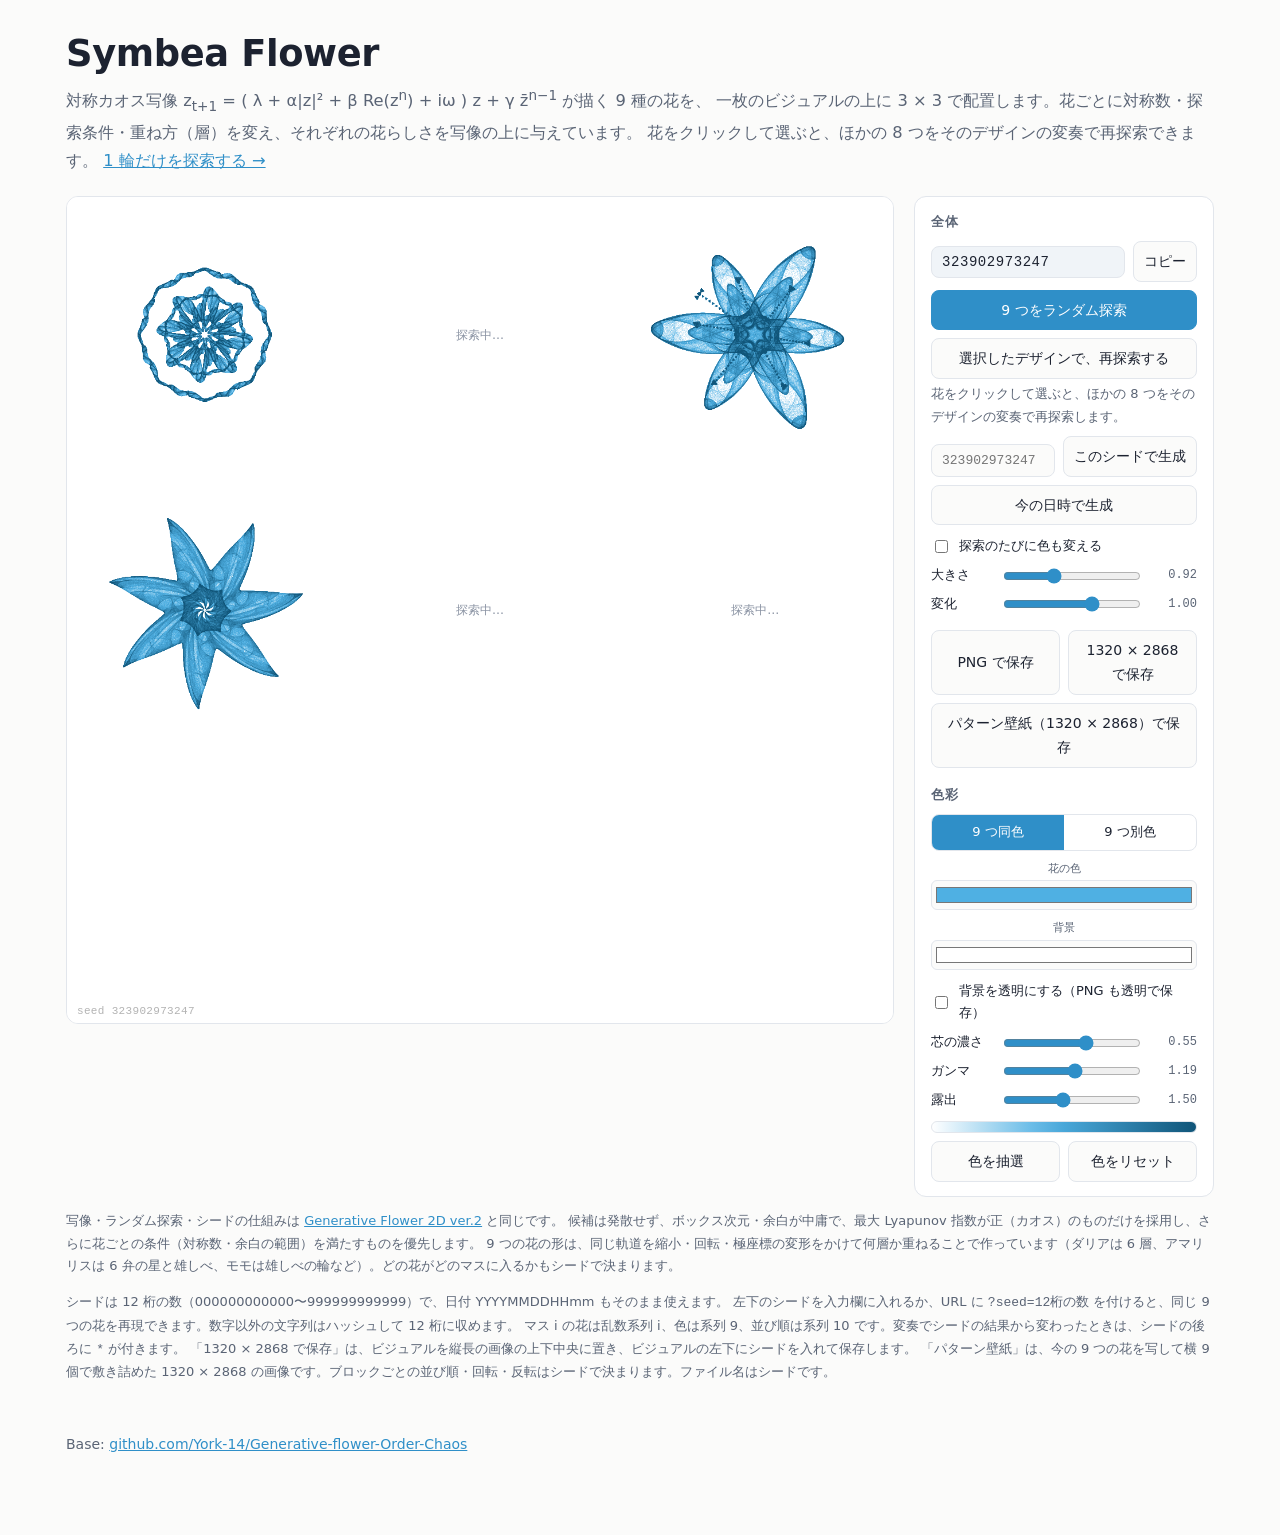
<file: index.html>
<!doctype html>
<html lang="ja">
<head>
<meta charset="utf-8">
<meta name="viewport" content="width=device-width, initial-scale=1">
<title>Symbea Flower</title>
<!-- Pages の公開元がリポジトリ直下（/）のときに docs/ のページへ移る。?seed= はそのまま引き継ぐ -->
<script>location.replace("docs/" + location.search + location.hash);</script>
<meta http-equiv="refresh" content="0; url=docs/">
</head>
<body><p><a href="docs/">Symbea Flower を開く</a></p></body>
</html>
</file>
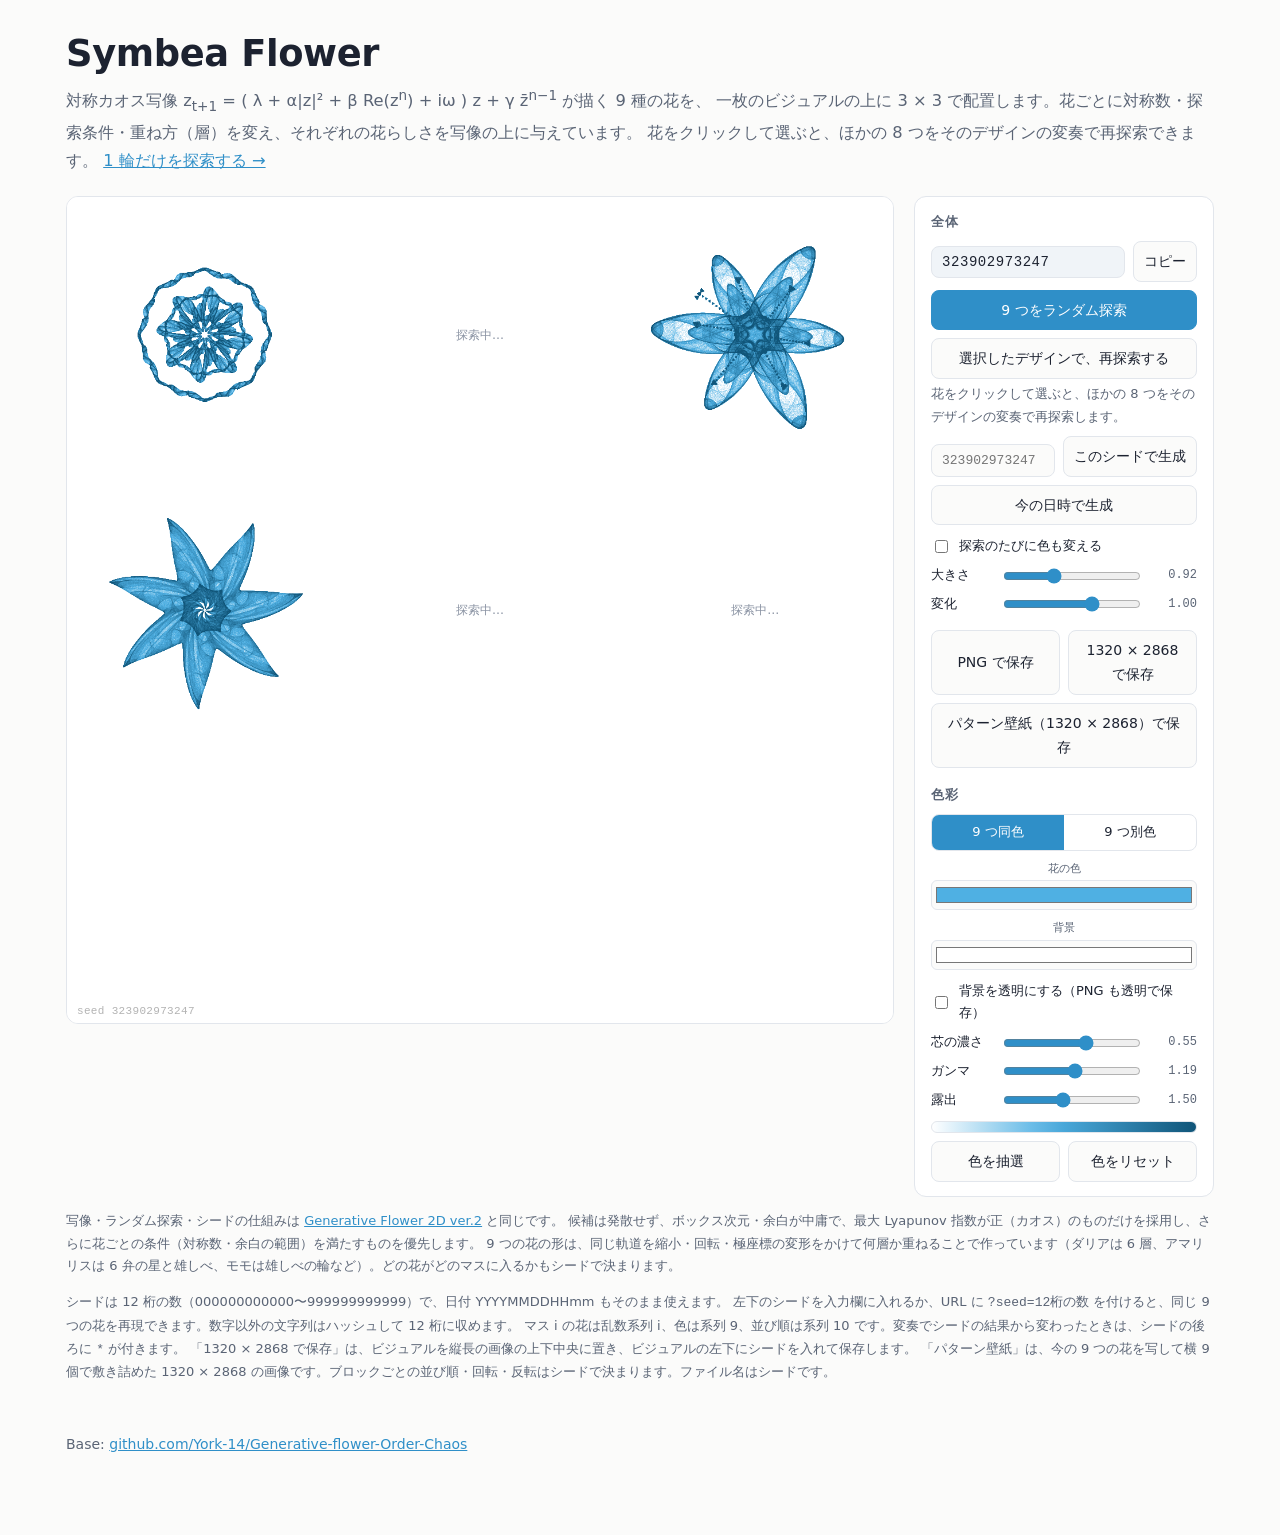
<file: docs/index.html>
<!doctype html>
<html lang="ja">
<head>
<meta charset="utf-8">
<meta name="viewport" content="width=device-width, initial-scale=1">
<title>Symbea Flower — 9 つの花（3 × 3）</title>
<meta name="description" content="対称カオス写像が描く 9 種の花（ポインセチア、マーガレット、アマリリス、アネモネ、センニチコウ、ダリア、ニゲラ、モモ、マリーゴールド）を 3 × 3 に配置する。">
<link rel="stylesheet" href="css/symbea.css">
</head>
<body data-grid="3">
<main>
  <h1>Symbea Flower</h1>
  <p class="lead">対称カオス写像 z<sub>t+1</sub> = ( λ + α|z|² + β Re(z<sup>n</sup>) + iω ) z + γ z̄<sup>n−1</sup> が描く 9 種の花を、
  一枚のビジュアルの上に 3 × 3 で配置します。花ごとに対称数・探索条件・重ね方（層）を変え、それぞれの花らしさを写像の上に与えています。
  花をクリックして選ぶと、ほかの 8 つをそのデザインの変奏で再探索できます。
  <a href="single.html">1 輪だけを探索する →</a></p>

  <div class="studio">
    <div class="canvas-wrap" id="wrap" tabindex="0" role="button" aria-label="花を選ぶ">
      <canvas id="cv" width="1440" height="1440"></canvas>
      <div id="marks"></div>
      <div id="seed"></div>
    </div>
    <div class="panel">
      <h4>全体</h4>
      <div class="seedcur">
        <code id="seedCur" title="クリックで全選択">—</code>
        <button id="seedCopy">コピー</button>
      </div>
      <button id="rollAll" class="primary">9 つをランダム探索</button>
      <button id="variations">選択したデザインで、再探索する</button>
      <p class="hint" style="margin:4px 0 0">花をクリックして選ぶと、ほかの 8 つをそのデザインの変奏で再探索します。</p>
      <div class="seedrow">
        <input type="text" id="seedIn" inputmode="numeric" autocomplete="off" spellcheck="false" placeholder="12 桁のシード" aria-label="シード（12 桁）">
        <button id="seedGo">このシードで生成</button>
      </div>
      <p class="hint" id="seedErr" role="alert" style="margin:4px 0 0;color:#c0392b" hidden></p>
      <button id="seedNow">今の日時で生成</button>
      <label class="check"><input type="checkbox" id="rollColor"> 探索のたびに色も変える</label>
      <div id="layoutSliders"></div>
      <div class="row">
        <button id="saveAll">PNG で保存</button>
        <button id="saveTall">1320 × 2868 で保存</button>
      </div>
      <button id="savePattern">パターン壁紙（1320 × 2868）で保存</button>

      <h4>色彩</h4>
      <div class="seg" role="radiogroup" aria-label="色の割り当て">
        <label><input type="radio" name="cmode" value="same"> 9 つ同色</label>
        <label><input type="radio" name="cmode" value="each"> 9 つ別色</label>
      </div>
      <div class="colors" id="sameColors"><label>花の色<input type="color" id="base"></label></div>
      <div class="grid9" id="eachColors"></div>
      <div class="colors"><label>背景<input type="color" id="bg"></label></div>
      <label class="check"><input type="checkbox" id="bgClear"> 背景を透明にする（PNG も透明で保存）</label>
      <div id="colorSliders"></div>
      <div id="swatch"></div>
      <div class="row">
        <button id="randColor">色を抽選</button>
        <button id="resetColor">色をリセット</button>
      </div>
    </div>
  </div>

  <p class="hint">写像・ランダム探索・シードの仕組みは
  <a href="https://york-14.github.io/Generative-flower-Order-Chaos/2d-v2.html">Generative Flower 2D ver.2</a> と同じです。
  候補は発散せず、ボックス次元・余白が中庸で、最大 Lyapunov 指数が正（カオス）のものだけを採用し、さらに花ごとの条件（対称数・余白の範囲）を満たすものを優先します。
  9 つの花の形は、同じ軌道を縮小・回転・極座標の変形をかけて何層か重ねることで作っています（ダリアは 6 層、アマリリスは 6 弁の星と雄しべ、モモは雄しべの輪など）。どの花がどのマスに入るかもシードで決まります。</p>
  <p class="hint">シードは 12 桁の数（000000000000〜999999999999）で、日付 YYYYMMDDHHmm もそのまま使えます。
  左下のシードを入力欄に入れるか、URL に <code>?seed=12桁の数</code> を付けると、同じ 9 つの花を再現できます。数字以外の文字列はハッシュして 12 桁に収めます。
  マス i の花は乱数系列 i、色は系列 9、並び順は系列 10 です。変奏でシードの結果から変わったときは、シードの後ろに <code>*</code> が付きます。
  「1320 × 2868 で保存」は、ビジュアルを縦長の画像の上下中央に置き、ビジュアルの左下にシードを入れて保存します。
  「パターン壁紙」は、今の 9 つの花を写して横 9 個で敷き詰めた 1320 × 2868 の画像です。ブロックごとの並び順・回転・反転はシードで決まります。ファイル名はシードです。</p>

  <footer>Base: <a href="https://github.com/York-14/Generative-flower-Order-Chaos">github.com/York-14/Generative-flower-Order-Chaos</a></footer>
</main>

<div class="saver" id="saver" role="dialog" aria-modal="true" aria-label="画像を保存" hidden>
  <div class="saver-box">
    <img id="saverImg" alt="保存する画像">
    <p>画像を長押しして「"写真"に保存」を選ぶと、写真に保存できます。</p>
    <div class="saver-btns">
      <button id="saverShare" class="primary" hidden>共有・保存</button>
      <button id="saverClose">閉じる</button>
    </div>
  </div>
</div>

<script src="js/symbea.js"></script>
</body>
</html>
</file>
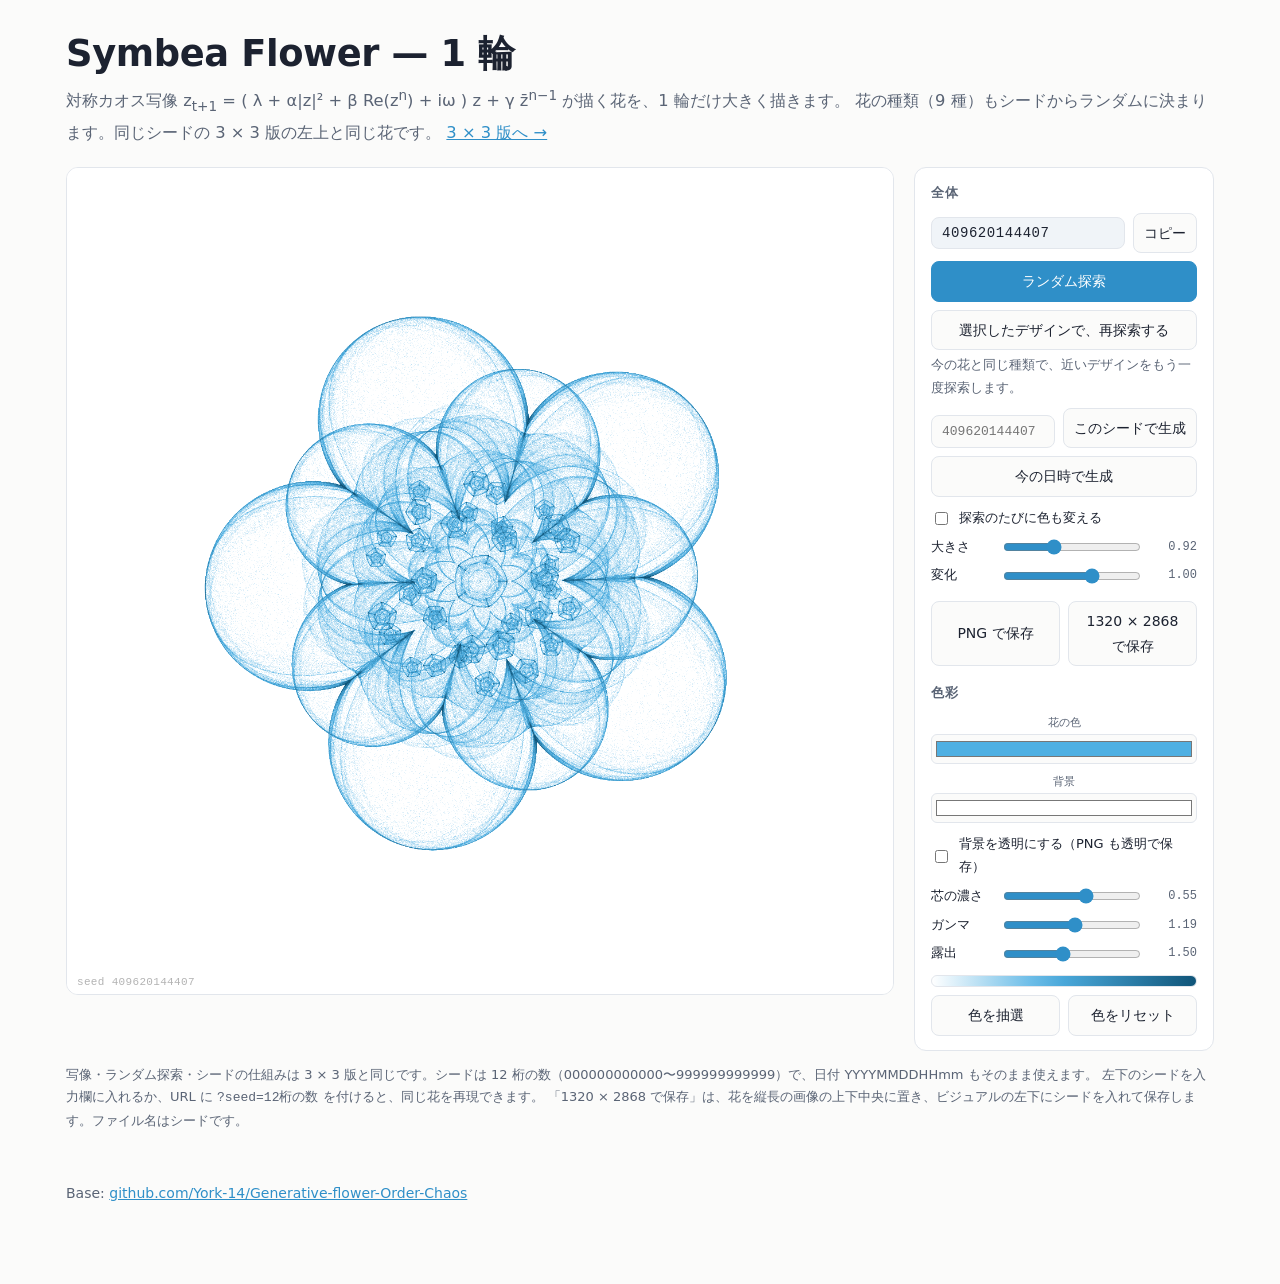
<file: docs/single.html>
<!doctype html>
<html lang="ja">
<head>
<meta charset="utf-8">
<meta name="viewport" content="width=device-width, initial-scale=1">
<title>Symbea Flower — 1 輪</title>
<meta name="description" content="対称カオス写像が描く花を 1 輪だけ探索する。花の種類（ポインセチア、マーガレット、アマリリス、アネモネ、センニチコウ、ダリア、ニゲラ、モモ、マリーゴールド）もシードからランダムに決まる。">
<link rel="stylesheet" href="css/symbea.css">
</head>
<body data-grid="1">
<main>
  <h1>Symbea Flower — 1 輪</h1>
  <p class="lead">対称カオス写像 z<sub>t+1</sub> = ( λ + α|z|² + β Re(z<sup>n</sup>) + iω ) z + γ z̄<sup>n−1</sup> が描く花を、1 輪だけ大きく描きます。
  花の種類（9 種）もシードからランダムに決まります。同じシードの 3 × 3 版の左上と同じ花です。
  <a href="./">3 × 3 版へ →</a></p>

  <div class="studio">
    <div class="canvas-wrap" id="wrap">
      <canvas id="cv" width="1440" height="1440"></canvas>
      <div id="marks"></div>
      <div id="seed"></div>
    </div>
    <div class="panel">
      <h4>全体</h4>
      <div class="seedcur">
        <code id="seedCur" title="クリックで全選択">—</code>
        <button id="seedCopy">コピー</button>
      </div>
      <button id="rollAll" class="primary">ランダム探索</button>
      <button id="variations">選択したデザインで、再探索する</button>
      <p class="hint" style="margin:4px 0 0">今の花と同じ種類で、近いデザインをもう一度探索します。</p>
      <div class="seedrow">
        <input type="text" id="seedIn" inputmode="numeric" autocomplete="off" spellcheck="false" placeholder="12 桁のシード" aria-label="シード（12 桁）">
        <button id="seedGo">このシードで生成</button>
      </div>
      <p class="hint" id="seedErr" role="alert" style="margin:4px 0 0;color:#c0392b" hidden></p>
      <button id="seedNow">今の日時で生成</button>
      <label class="check"><input type="checkbox" id="rollColor"> 探索のたびに色も変える</label>
      <div id="layoutSliders"></div>
      <div class="row">
        <button id="saveAll">PNG で保存</button>
        <button id="saveTall">1320 × 2868 で保存</button>
      </div>

      <h4>色彩</h4>
      <div class="seg" role="radiogroup" aria-label="色の割り当て" hidden>
        <label><input type="radio" name="cmode" value="same"> 9 つ同色</label>
        <label><input type="radio" name="cmode" value="each"> 9 つ別色</label>
      </div>
      <div class="colors" id="sameColors"><label>花の色<input type="color" id="base"></label></div>
      <div class="grid9" id="eachColors"></div>
      <div class="colors"><label>背景<input type="color" id="bg"></label></div>
      <label class="check"><input type="checkbox" id="bgClear"> 背景を透明にする（PNG も透明で保存）</label>
      <div id="colorSliders"></div>
      <div id="swatch"></div>
      <div class="row">
        <button id="randColor">色を抽選</button>
        <button id="resetColor">色をリセット</button>
      </div>
    </div>
  </div>

  <p class="hint">写像・ランダム探索・シードの仕組みは 3 × 3 版と同じです。シードは 12 桁の数（000000000000〜999999999999）で、日付 YYYYMMDDHHmm もそのまま使えます。
  左下のシードを入力欄に入れるか、URL に <code>?seed=12桁の数</code> を付けると、同じ花を再現できます。
  「1320 × 2868 で保存」は、花を縦長の画像の上下中央に置き、ビジュアルの左下にシードを入れて保存します。ファイル名はシードです。</p>

  <footer>Base: <a href="https://github.com/York-14/Generative-flower-Order-Chaos">github.com/York-14/Generative-flower-Order-Chaos</a></footer>
</main>

<div class="saver" id="saver" role="dialog" aria-modal="true" aria-label="画像を保存" hidden>
  <div class="saver-box">
    <img id="saverImg" alt="保存する画像">
    <p>画像を長押しして「"写真"に保存」を選ぶと、写真に保存できます。</p>
    <div class="saver-btns">
      <button id="saverShare" class="primary" hidden>共有・保存</button>
      <button id="saverClose">閉じる</button>
    </div>
  </div>
</div>

<script src="js/symbea.js"></script>
</body>
</html>
</file>
<file: docs/css/symbea.css>
:root {
  --bg: #fbfbfa; --surface: #ffffff; --text: #1c2230; --muted: #5a6475;
  --border: #e2e6ec; --accent: #2f8fc8; --code-bg: #f0f4f8;
}
* { box-sizing: border-box; }
[hidden] { display: none !important; }
body {
  margin: 0; background: var(--bg); color: var(--text);
  font: 16px/1.75 system-ui, -apple-system, "Hiragino Sans", "Noto Sans JP", sans-serif;
}
main { max-width: 1180px; margin: 0 auto; padding: 32px 16px 80px; }
h1 { font-size: clamp(1.6rem, 4.4vw, 2.3rem); line-height: 1.2; margin: 0 0 8px; letter-spacing: -0.01em; }
.lead { color: var(--muted); font-size: 1.02rem; margin: 0 0 20px; }
a { color: var(--accent); }
.studio { display: grid; grid-template-columns: minmax(0, 1fr) 300px; gap: 20px; align-items: start; }
@media (max-width: 820px) { .studio { grid-template-columns: 1fr; } }
.canvas-wrap {
  container-type: inline-size;
  position: relative; background: #fff; border-radius: 12px; overflow: hidden; aspect-ratio: 1; cursor: pointer;
  border: 1px solid var(--border);
}
.canvas-wrap canvas { width: 100%; height: 100%; display: block; }
/* 選択の目印は画像には含めず、上に重ねるだけ（クリックした直後に少しだけ出す） */
.mark {
  position: absolute; pointer-events: none;
  border: 1.5px dashed transparent; border-radius: 8px; transition: border-color .15s;
}
.mark.flash { border-color: var(--accent); transition: none; }
/* 透明な背景は市松模様で示す（画像には含めない） */
.canvas-wrap.clear { background: repeating-conic-gradient(#e6eaf0 0% 25%, #fff 0% 50%) 0 0 / 20px 20px !important; }
#seed {
  position: absolute; left: 10px; bottom: 6px; font: 11px/1 ui-monospace, SFMono-Regular, Menlo, monospace;
  letter-spacing: .03em; color: rgba(0, 0, 0, .3); pointer-events: none; user-select: none;
}
.mark .busy {
  position: absolute; left: 50%; top: 50%; transform: translate(-50%, -50%); font-size: 12px; color: #8a93a3;
  white-space: nowrap;
}
.panel { background: var(--surface); border: 1px solid var(--border); border-radius: 12px; padding: 14px 16px; }
.panel h4 { margin: 16px 0 2px; font-size: 13px; color: var(--muted); font-weight: 600; letter-spacing: .04em; }
.panel h4:first-child { margin-top: 0; }
.panel label.sl { display: grid; grid-template-columns: 62px 1fr 50px; align-items: center; gap: 8px; font-size: 13px; margin: 6px 0; }
.panel input[type=range] { width: 100%; accent-color: var(--accent); }
.panel output { font-family: ui-monospace, monospace; font-size: 12px; text-align: right; color: var(--muted); }
.panel select, .panel button {
  width: 100%; font: inherit; font-size: 14px; padding: 7px 10px; margin-top: 8px; border-radius: 8px;
  border: 1px solid var(--border); background: var(--bg); color: var(--text); cursor: pointer;
}
.panel button.primary { background: var(--accent); color: #fff; border-color: var(--accent); }
.panel .row { display: grid; grid-template-columns: 1fr 1fr; gap: 8px; }
.panel .seedrow { display: grid; grid-template-columns: minmax(0, 1fr) auto; gap: 8px; align-items: end; }
.panel .seedrow input {
  width: 100%; font: 13px ui-monospace, monospace; padding: 8px 10px; margin-top: 8px; border-radius: 8px;
  border: 1px solid var(--border); background: var(--bg); color: var(--text);
}
.panel .seedrow button { width: auto; }
.panel .seedcur { display: grid; grid-template-columns: minmax(0, 1fr) auto; gap: 8px; align-items: center; margin-top: 8px; }
.panel .seedcur code {
  font: 14px ui-monospace, SFMono-Regular, Menlo, monospace; letter-spacing: .04em; padding: 7px 10px; border-radius: 8px;
  background: var(--code-bg); border: 1px solid var(--border); user-select: all; -webkit-user-select: all; overflow-wrap: anywhere;
}
.panel .seedcur button { width: auto; margin-top: 0; }
.panel .check { display: flex; gap: 8px; align-items: center; font-size: 13px; margin-top: 10px; }
.panel .check input { accent-color: var(--accent); }
.panel .seg { display: grid; grid-template-columns: 1fr 1fr; margin-top: 8px; border: 1px solid var(--border); border-radius: 8px; overflow: hidden; }
.panel .seg label { text-align: center; font-size: 13px; padding: 6px 0; cursor: pointer; }
.panel .seg input { display: none; }
.panel .seg label:has(input:checked) { background: var(--accent); color: #fff; }
.panel .colors { display: flex; gap: 8px; margin-top: 8px; }
.panel .colors label { display: flex; flex-direction: column; align-items: center; gap: 2px; margin: 0; font-size: 11px; color: var(--muted); flex: 1; }
.panel .grid9 { display: grid; grid-template-columns: repeat(3, 1fr); gap: 6px 8px; margin-top: 8px; }
.panel .grid9 label { display: flex; flex-direction: column; gap: 1px; font-size: 10.5px; color: var(--muted); white-space: nowrap; overflow: hidden; }
.panel .grid9 label span { overflow: hidden; text-overflow: ellipsis; }
.panel input[type=color] { width: 100%; height: 30px; border: 1px solid var(--border); border-radius: 6px; padding: 2px; background: var(--bg); cursor: pointer; }
#swatch { height: 12px; border-radius: 6px; margin-top: 10px; border: 1px solid var(--border); }
.hint { font-size: 13px; color: var(--muted); }
footer { margin-top: 48px; color: var(--muted); font-size: 14px; }
.saver {
  position: fixed; inset: 0; z-index: 10; background: rgba(0, 0, 0, .6);
  display: flex; align-items: center; justify-content: center; padding: 16px;
}
.saver-box {
  width: min(560px, 100%); max-height: 100%; overflow: auto; background: var(--surface); color: var(--text);
  border-radius: 14px; padding: 14px; text-align: center;
}
.saver-box img { width: 100%; height: auto; display: block; border-radius: 8px; -webkit-touch-callout: default; }
.saver-box p { font-size: 14px; color: var(--muted); margin: 10px 0 4px; }
.saver-btns { display: flex; gap: 8px; margin-top: 8px; }
.saver-btns button {
  flex: 1; font: inherit; font-size: 15px; padding: 10px; border-radius: 8px; cursor: pointer;
  border: 1px solid var(--border); background: var(--bg); color: var(--text);
}
.saver-btns button.primary { background: var(--accent); color: #fff; border-color: var(--accent); }
</file>
